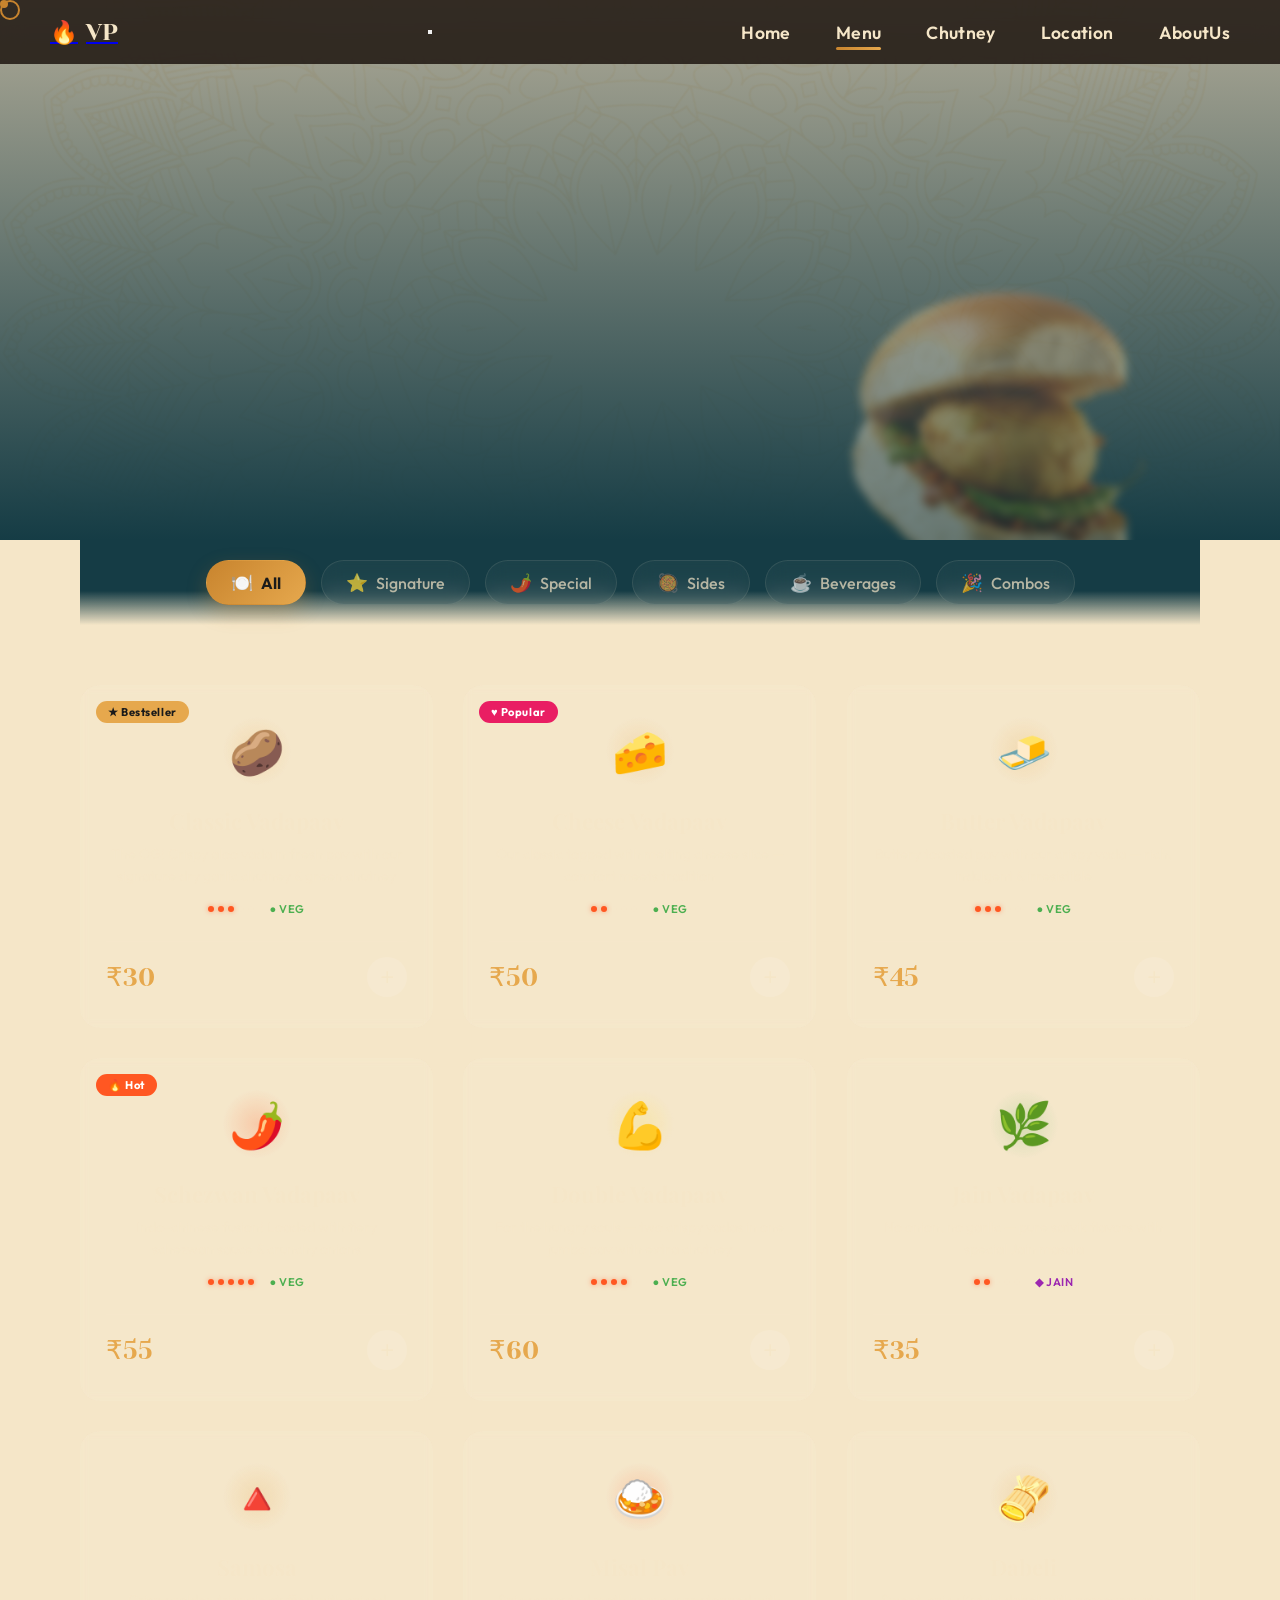
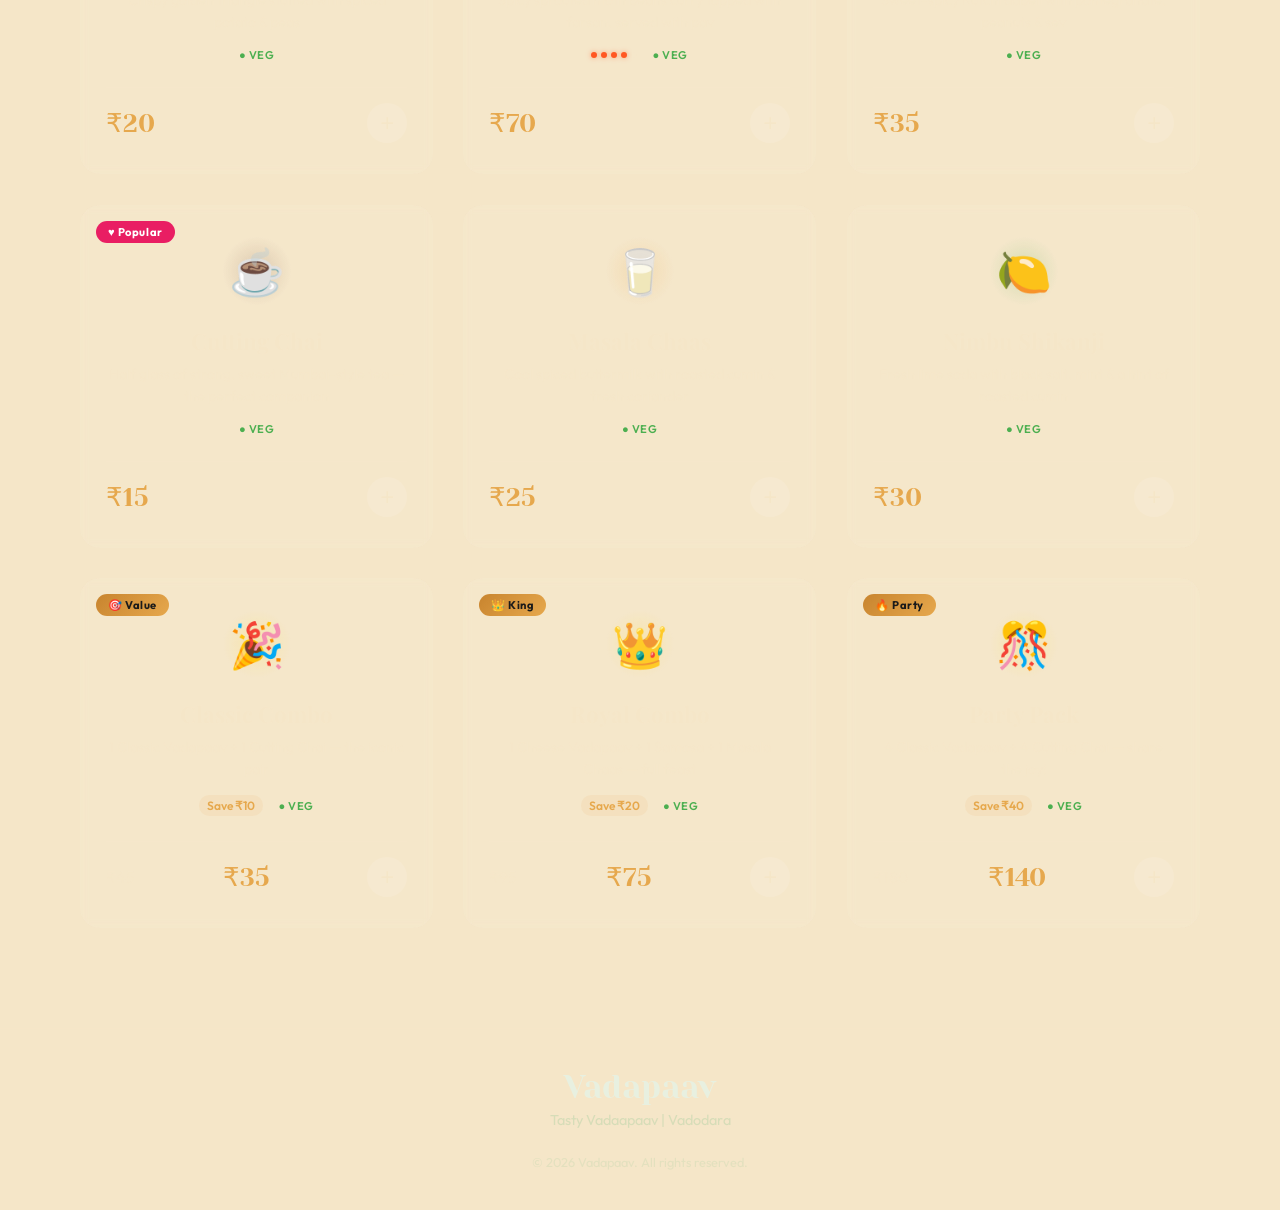
<file: menu.html>
<!DOCTYPE html>
<html lang="en">
<head>
    <meta charset="UTF-8">
    <meta name="viewport" content="width=device-width, initial-scale=1.0">
    <meta name="description" content="Vadapaav Menu - Explore our authentic Vada Pav varieties, sides, and beverages from Vadodara.">
    <title>Menu | Vadapaav - Tasty Vadaapaav from Vadodara</title>
    <link rel="preconnect" href="https://fonts.googleapis.com">
    <link rel="preconnect" href="https://fonts.gstatic.com" crossorigin>
    <link href="https://fonts.googleapis.com/css2?family=Yeseva+One&family=Outfit:wght@300;400;500;600;700;800&family=Playfair+Display:ital,wght@0,400;0,700;1,400&display=swap" rel="stylesheet">
    <link rel="stylesheet" href="style.css">
    <link rel="stylesheet" href="menu.css">
</head>
<body class="menu-page-body">
    <!-- Custom Cursor -->
    <div class="custom-cursor" id="cursor"></div>
    <div class="cursor-trail" id="cursorTrail"></div>

    <!-- Navigation -->
    <nav class="navbar dark-nav" id="navbar">
        <a href="index.html" class="nav-brand">
            <span class="brand-icon">🔥</span>
            <span class="brand-text">VP</span>
        </a>
        <button class="mobile-toggle" id="mobileToggle" aria-label="Toggle Menu">
            <span></span>
            <span></span>
            <span></span>
        </button>
        <ul class="nav-links" id="navLinks">
            <li><a href="index.html" class="nav-link">Home</a></li>
            <li><a href="menu.html" class="nav-link active">Menu</a></li>
            <li><a href="index.html#chutney" class="nav-link">Chutney</a></li>
            <li><a href="index.html#location" class="nav-link">Location</a></li>
            <li><a href="index.html#about" class="nav-link">AboutUs</a></li>
        </ul>
    </nav>

    <!-- Scroll Progress -->
    <div class="scroll-progress" id="scrollProgress"></div>

    <!-- ============ MENU HERO ============ -->
    <section class="menu-hero">
        <div class="menu-hero-bg"></div>
        <div class="menu-hero-overlay"></div>
        <div class="menu-hero-content">
            <span class="menu-label-tag">Explore</span>
            <h1 class="menu-hero-title">Our Menu</h1>
            <p class="menu-hero-sub">Handcrafted with love, spiced to perfection</p>
        </div>
        <div class="menu-hero-img-float">
            <img src="vadaapaav.png" alt="Vadapaav" class="menu-float-vadapaav">
        </div>
    </section>

    <!-- ============ CATEGORY TABS ============ -->
    <section class="menu-body">
        <div class="menu-container">
            <div class="category-tabs" id="categoryTabs">
                <button class="cat-tab active" data-category="all">
                    <span class="tab-icon">🍽️</span> All
                </button>
                <button class="cat-tab" data-category="signature">
                    <span class="tab-icon">⭐</span> Signature
                </button>
                <button class="cat-tab" data-category="special">
                    <span class="tab-icon">🌶️</span> Special
                </button>
                <button class="cat-tab" data-category="sides">
                    <span class="tab-icon">🥘</span> Sides
                </button>
                <button class="cat-tab" data-category="beverages">
                    <span class="tab-icon">☕</span> Beverages
                </button>
                <button class="cat-tab" data-category="combos">
                    <span class="tab-icon">🎉</span> Combos
                </button>
            </div>

            <!-- ============ MENU GRID ============ -->
            <div class="menu-grid" id="menuGrid">

                <!-- SIGNATURE ITEMS -->
                <div class="menu-item" data-category="signature" data-animate="stagger" data-delay="0">
                    <div class="item-badge bestseller">★ Bestseller</div>
                    <div class="item-visual">
                        <div class="item-emoji">🥔</div>
                        <div class="item-ring"></div>
                    </div>
                    <div class="item-info">
                        <h3 class="item-name">Classic Vadapaav</h3>
                        <p class="item-desc">The OG! Crispy aloo vada in fresh pav with our signature dry garlic chutney & green chutney</p>
                        <div class="item-meta">
                            <div class="spice-dots">
                                <span class="dot filled"></span>
                                <span class="dot filled"></span>
                                <span class="dot filled"></span>
                                <span class="dot"></span>
                                <span class="dot"></span>
                            </div>
                            <span class="item-tag veg">● Veg</span>
                        </div>
                    </div>
                    <div class="item-price-block">
                        <span class="item-price">₹30</span>
                        <button class="add-btn" aria-label="Add Classic Vadapaav">+</button>
                    </div>
                    <div class="item-shine"></div>
                </div>

                <div class="menu-item" data-category="signature" data-animate="stagger" data-delay="1">
                    <div class="item-badge popular">♥ Popular</div>
                    <div class="item-visual">
                        <div class="item-emoji">🧀</div>
                        <div class="item-ring"></div>
                    </div>
                    <div class="item-info">
                        <h3 class="item-name">Cheese Vadapaav</h3>
                        <p class="item-desc">Our classic topped with melting cheese slice — comfort meets tradition</p>
                        <div class="item-meta">
                            <div class="spice-dots">
                                <span class="dot filled"></span>
                                <span class="dot filled"></span>
                                <span class="dot"></span>
                                <span class="dot"></span>
                                <span class="dot"></span>
                            </div>
                            <span class="item-tag veg">● Veg</span>
                        </div>
                    </div>
                    <div class="item-price-block">
                        <span class="item-price">₹50</span>
                        <button class="add-btn" aria-label="Add Cheese Vadapaav">+</button>
                    </div>
                    <div class="item-shine"></div>
                </div>

                <div class="menu-item" data-category="signature" data-animate="stagger" data-delay="2">
                    <div class="item-visual">
                        <div class="item-emoji">🧈</div>
                        <div class="item-ring"></div>
                    </div>
                    <div class="item-info">
                        <h3 class="item-name">Butter Vadapaav</h3>
                        <p class="item-desc">Buttery toasted pav with our crispy vada — rich, indulgent & irresistible</p>
                        <div class="item-meta">
                            <div class="spice-dots">
                                <span class="dot filled"></span>
                                <span class="dot filled"></span>
                                <span class="dot filled"></span>
                                <span class="dot"></span>
                                <span class="dot"></span>
                            </div>
                            <span class="item-tag veg">● Veg</span>
                        </div>
                    </div>
                    <div class="item-price-block">
                        <span class="item-price">₹45</span>
                        <button class="add-btn" aria-label="Add Butter Vadapaav">+</button>
                    </div>
                    <div class="item-shine"></div>
                </div>

                <!-- SPECIAL ITEMS -->
                <div class="menu-item" data-category="special" data-animate="stagger" data-delay="0">
                    <div class="item-badge hot">🔥 Hot</div>
                    <div class="item-visual">
                        <div class="item-emoji">🌶️</div>
                        <div class="item-ring ring-red"></div>
                    </div>
                    <div class="item-info">
                        <h3 class="item-name">Schezwan Vadapaav</h3>
                        <p class="item-desc">Indo-chinese fusion! Loaded with fiery schezwan sauce & crunchy onions</p>
                        <div class="item-meta">
                            <div class="spice-dots">
                                <span class="dot filled"></span>
                                <span class="dot filled"></span>
                                <span class="dot filled"></span>
                                <span class="dot filled"></span>
                                <span class="dot filled"></span>
                            </div>
                            <span class="item-tag veg">● Veg</span>
                        </div>
                    </div>
                    <div class="item-price-block">
                        <span class="item-price">₹55</span>
                        <button class="add-btn" aria-label="Add Schezwan Vadapaav">+</button>
                    </div>
                    <div class="item-shine"></div>
                </div>

                <div class="menu-item" data-category="special" data-animate="stagger" data-delay="1">
                    <div class="item-visual">
                        <div class="item-emoji">💪</div>
                        <div class="item-ring ring-gold"></div>
                    </div>
                    <div class="item-info">
                        <h3 class="item-name">Double Vadapaav</h3>
                        <p class="item-desc">For the hungry souls — two crispy vadas in one jumbo pav with extra chutney</p>
                        <div class="item-meta">
                            <div class="spice-dots">
                                <span class="dot filled"></span>
                                <span class="dot filled"></span>
                                <span class="dot filled"></span>
                                <span class="dot filled"></span>
                                <span class="dot"></span>
                            </div>
                            <span class="item-tag veg">● Veg</span>
                        </div>
                    </div>
                    <div class="item-price-block">
                        <span class="item-price">₹60</span>
                        <button class="add-btn" aria-label="Add Double Vadapaav">+</button>
                    </div>
                    <div class="item-shine"></div>
                </div>

                <div class="menu-item" data-category="special" data-animate="stagger" data-delay="2">
                    <div class="item-visual">
                        <div class="item-emoji">🌿</div>
                        <div class="item-ring ring-green"></div>
                    </div>
                    <div class="item-info">
                        <h3 class="item-name">Jain Vadapaav</h3>
                        <p class="item-desc">No onion, no garlic — pure satvik flavors with special Jain masala</p>
                        <div class="item-meta">
                            <div class="spice-dots">
                                <span class="dot filled"></span>
                                <span class="dot filled"></span>
                                <span class="dot"></span>
                                <span class="dot"></span>
                                <span class="dot"></span>
                            </div>
                            <span class="item-tag jain">◆ Jain</span>
                        </div>
                    </div>
                    <div class="item-price-block">
                        <span class="item-price">₹35</span>
                        <button class="add-btn" aria-label="Add Jain Vadapaav">+</button>
                    </div>
                    <div class="item-shine"></div>
                </div>

                <!-- SIDES -->
                <div class="menu-item" data-category="sides" data-animate="stagger" data-delay="0">
                    <div class="item-visual">
                        <div class="item-emoji">🔺</div>
                        <div class="item-ring"></div>
                    </div>
                    <div class="item-info">
                        <h3 class="item-name">Samosa</h3>
                        <p class="item-desc">Crispy golden triangle stuffed with spiced potato & peas</p>
                        <div class="item-meta">
                            <span class="item-tag veg">● Veg</span>
                        </div>
                    </div>
                    <div class="item-price-block">
                        <span class="item-price">₹20</span>
                        <button class="add-btn" aria-label="Add Samosa">+</button>
                    </div>
                    <div class="item-shine"></div>
                </div>

                <div class="menu-item" data-category="sides" data-animate="stagger" data-delay="1">
                    <div class="item-visual">
                        <div class="item-emoji">🍛</div>
                        <div class="item-ring ring-red"></div>
                    </div>
                    <div class="item-info">
                        <h3 class="item-name">Misal Pav</h3>
                        <p class="item-desc">Spicy sprouted moth beans curry topped with farsan, served with pav</p>
                        <div class="item-meta">
                            <div class="spice-dots">
                                <span class="dot filled"></span>
                                <span class="dot filled"></span>
                                <span class="dot filled"></span>
                                <span class="dot filled"></span>
                                <span class="dot"></span>
                            </div>
                            <span class="item-tag veg">● Veg</span>
                        </div>
                    </div>
                    <div class="item-price-block">
                        <span class="item-price">₹70</span>
                        <button class="add-btn" aria-label="Add Misal Pav">+</button>
                    </div>
                    <div class="item-shine"></div>
                </div>

                <div class="menu-item" data-category="sides" data-animate="stagger" data-delay="2">
                    <div class="item-visual">
                        <div class="item-emoji">🫔</div>
                        <div class="item-ring"></div>
                    </div>
                    <div class="item-info">
                        <h3 class="item-name">Dabeli</h3>
                        <p class="item-desc">Sweet-spicy Kutchi dabeli with pomegranate, peanuts & sev</p>
                        <div class="item-meta">
                            <span class="item-tag veg">● Veg</span>
                        </div>
                    </div>
                    <div class="item-price-block">
                        <span class="item-price">₹35</span>
                        <button class="add-btn" aria-label="Add Dabeli">+</button>
                    </div>
                    <div class="item-shine"></div>
                </div>

                <!-- BEVERAGES -->
                <div class="menu-item" data-category="beverages" data-animate="stagger" data-delay="0">
                    <div class="item-badge popular">♥ Popular</div>
                    <div class="item-visual">
                        <div class="item-emoji">☕</div>
                        <div class="item-ring ring-brown"></div>
                    </div>
                    <div class="item-info">
                        <h3 class="item-name">Cutting Chai</h3>
                        <p class="item-desc">Half glass of strong, sweet Mumbai-style tea — the perfect companion</p>
                        <div class="item-meta">
                            <span class="item-tag veg">● Veg</span>
                        </div>
                    </div>
                    <div class="item-price-block">
                        <span class="item-price">₹15</span>
                        <button class="add-btn" aria-label="Add Cutting Chai">+</button>
                    </div>
                    <div class="item-shine"></div>
                </div>

                <div class="menu-item" data-category="beverages" data-animate="stagger" data-delay="1">
                    <div class="item-visual">
                        <div class="item-emoji">🥛</div>
                        <div class="item-ring"></div>
                    </div>
                    <div class="item-info">
                        <h3 class="item-name">Masala Chaas</h3>
                        <p class="item-desc">Cool spiced buttermilk with roasted cumin & fresh coriander</p>
                        <div class="item-meta">
                            <span class="item-tag veg">● Veg</span>
                        </div>
                    </div>
                    <div class="item-price-block">
                        <span class="item-price">₹25</span>
                        <button class="add-btn" aria-label="Add Masala Chaas">+</button>
                    </div>
                    <div class="item-shine"></div>
                </div>

                <div class="menu-item" data-category="beverages" data-animate="stagger" data-delay="2">
                    <div class="item-visual">
                        <div class="item-emoji">🍋</div>
                        <div class="item-ring ring-green"></div>
                    </div>
                    <div class="item-info">
                        <h3 class="item-name">Nimbu Shikanji</h3>
                        <p class="item-desc">Fresh lime soda with black salt, mint & a hint of roasted cumin</p>
                        <div class="item-meta">
                            <span class="item-tag veg">● Veg</span>
                        </div>
                    </div>
                    <div class="item-price-block">
                        <span class="item-price">₹30</span>
                        <button class="add-btn" aria-label="Add Nimbu Shikanji">+</button>
                    </div>
                    <div class="item-shine"></div>
                </div>

                <!-- COMBOS -->
                <div class="menu-item combo-item" data-category="combos" data-animate="stagger" data-delay="0">
                    <div class="item-badge combo-badge">🎯 Value</div>
                    <div class="item-visual">
                        <div class="item-emoji">🎉</div>
                        <div class="item-ring ring-gold"></div>
                    </div>
                    <div class="item-info">
                        <h3 class="item-name">Classic Combo</h3>
                        <p class="item-desc">1 Classic Vadapaav + 1 Cutting Chai — the iconic pair</p>
                        <div class="item-meta">
                            <span class="combo-save">Save ₹10</span>
                            <span class="item-tag veg">● Veg</span>
                        </div>
                    </div>
                    <div class="item-price-block">
                        <span class="item-price-old">₹45</span>
                        <span class="item-price">₹35</span>
                        <button class="add-btn" aria-label="Add Classic Combo">+</button>
                    </div>
                    <div class="item-shine"></div>
                </div>

                <div class="menu-item combo-item" data-category="combos" data-animate="stagger" data-delay="1">
                    <div class="item-badge combo-badge">👑 King</div>
                    <div class="item-visual">
                        <div class="item-emoji">👑</div>
                        <div class="item-ring ring-gold"></div>
                    </div>
                    <div class="item-info">
                        <h3 class="item-name">Royal Combo</h3>
                        <p class="item-desc">1 Cheese Vadapaav + 1 Samosa + 1 Masala Chaas — full feast</p>
                        <div class="item-meta">
                            <span class="combo-save">Save ₹20</span>
                            <span class="item-tag veg">● Veg</span>
                        </div>
                    </div>
                    <div class="item-price-block">
                        <span class="item-price-old">₹95</span>
                        <span class="item-price">₹75</span>
                        <button class="add-btn" aria-label="Add Royal Combo">+</button>
                    </div>
                    <div class="item-shine"></div>
                </div>

                <div class="menu-item combo-item" data-category="combos" data-animate="stagger" data-delay="2">
                    <div class="item-badge combo-badge">🔥 Party</div>
                    <div class="item-visual">
                        <div class="item-emoji">🎊</div>
                        <div class="item-ring ring-gold"></div>
                    </div>
                    <div class="item-info">
                        <h3 class="item-name">Party Pack</h3>
                        <p class="item-desc">4 Classic Vadapaav + 4 Cutting Chai — share the joy!</p>
                        <div class="item-meta">
                            <span class="combo-save">Save ₹40</span>
                            <span class="item-tag veg">● Veg</span>
                        </div>
                    </div>
                    <div class="item-price-block">
                        <span class="item-price-old">₹180</span>
                        <span class="item-price">₹140</span>
                        <button class="add-btn" aria-label="Add Party Pack">+</button>
                    </div>
                    <div class="item-shine"></div>
                </div>

            </div>
        </div>
    </section>

    <!-- Footer -->
    <footer class="menu-footer">
        <div class="footer-content">
            <p class="footer-brand">Vadapaav</p>
            <p class="footer-tagline">Tasty Vadaapaav | Vadodara</p>
            <p class="footer-copy">© 2026 Vadapaav. All rights reserved.</p>
        </div>
    </footer>

    <!-- Toast Notification -->
    <div class="toast" id="toast">
        <span class="toast-icon">✓</span>
        <span class="toast-text">Added to order!</span>
    </div>

    <script src="script.js"></script>
    <script src="menu.js"></script>
</body>
</html>
</file>
<file: style.css>
/* === Reset & Base === */
*,*::before,*::after{margin:0;padding:0;box-sizing:border-box}
html{scroll-behavior:smooth}
body{font-family:'Outfit',sans-serif;background:#f5e6c8;color:#2d1810;overflow-x:hidden;cursor:none;-webkit-font-smoothing:antialiased;-moz-osx-font-smoothing:grayscale}

/* === Custom Cursor === */
.custom-cursor{width:20px;height:20px;border:2px solid #c8842e;border-radius:50%;position:fixed;pointer-events:none;z-index:9999;top:0;left:0}
.cursor-trail{width:8px;height:8px;background:#c8842e;border-radius:50%;position:fixed;pointer-events:none;z-index:9998;top:0;left:0}
body:hover .custom-cursor{background:rgba(200,132,46,.15)}

/* === Scroll Progress === */
.scroll-progress{position:fixed;top:0;left:0;height:3px;background:linear-gradient(90deg,#c8842e,#e6a84d,#c8842e);z-index:200;width:0;transition:width .1s}

/* === Mobile Devices cursor fix === */
@media (pointer: coarse) {
    body { cursor: auto; }
    .custom-cursor, .cursor-trail { display: none !important; }
}

/* === Navigation === */
.navbar{position:fixed;top:0;left:0;width:100%;z-index:100;padding:18px 50px;display:flex;justify-content:space-between;align-items:center;backdrop-filter:blur(12px);background:rgba(245,230,200,.65);transition:all .4s}
.navbar.scrolled{padding:12px 50px;background:rgba(245,230,200,.9);box-shadow:0 2px 20px rgba(0,0,0,.08)}
.nav-brand{display:flex;align-items:center;gap:8px}
.brand-icon{font-size:1.4rem;animation:flicker 2s infinite}
@keyframes flicker{0%,100%{opacity:1}50%{opacity:.6}}
.brand-text{font-family:'Yeseva One',serif;font-size:1.5rem;color:#1a1a1a}
.nav-links{display:flex;list-style:none;gap:45px}
.nav-link{text-decoration:none;color:#1a1a1a;font-weight:600;font-size:1.1rem;letter-spacing:.02em;position:relative;padding:6px 0;transition:color .3s}
.nav-link::after{content:'';position:absolute;bottom:0;left:0;width:0;height:2.5px;background:linear-gradient(90deg,#c8842e,#e6a84d);border-radius:2px;transition:width .35s cubic-bezier(.25,.46,.45,.94)}
.nav-link:hover::after,.nav-link.active::after{width:100%}
.nav-link:hover{color:#9e6b1e}
.navbar.dark-nav{background:rgba(30,22,16,.85)}
.navbar.dark-nav .nav-link,.navbar.dark-nav .brand-text{color:#f5e6c8}
.navbar.dark-nav .nav-link:hover{color:#e6a84d}
.navbar.green-nav{background:rgba(20,45,25,.85)}
.navbar.green-nav .nav-link,.navbar.green-nav .brand-text{color:#e8dcc8}

/* === Scroll Indicator === */
.scroll-indicator{position:absolute;bottom:30px;left:50%;transform:translateX(-50%);display:flex;flex-direction:column;align-items:center;gap:8px;z-index:10;opacity:0}
.scroll-indicator span{font-size:.75rem;font-weight:500;letter-spacing:.15em;text-transform:uppercase;color:#9e6b1e}
.scroll-mouse{width:24px;height:38px;border:2px solid #9e6b1e;border-radius:12px;position:relative}
.scroll-dot{width:4px;height:8px;background:#9e6b1e;border-radius:2px;position:absolute;top:6px;left:50%;transform:translateX(-50%);animation:scrollBounce 1.8s infinite}
@keyframes scrollBounce{0%,100%{top:6px;opacity:1}50%{top:20px;opacity:.3}}

/* === Section Animations (GSAP handles all animations now) === */

/* ============ HERO SECTION ============ */
.hero{position:relative;width:100%;height:100vh;min-height:700px;display:flex;align-items:center;justify-content:center;overflow:hidden;background:#f5e6c8;padding-top:80px}
.hero-bg-pattern{position:absolute;inset:0;background:url('bgpattern.png') center/cover no-repeat;z-index:1;opacity:0}

.hero-content{position:relative;z-index:10;display:flex;align-items:center;gap:0;margin-top:-80px}
.hero-vadapaav-wrapper{position:relative;z-index:10;flex-shrink:0;margin-right:-40px}
.hero-vadapaav-img{width:420px;height:auto;transform:rotate(-5deg);opacity:0;}
.vadapaav-glow{position:absolute;bottom:-20px;left:50%;transform:translateX(-50%);width:280px;height:40px;background:radial-gradient(ellipse,rgba(200,132,46,.25),transparent 70%);border-radius:50%;z-index:-1;animation:pulseGlow 3s ease-in-out infinite}
@keyframes pulseGlow{0%,100%{opacity:.6;transform:translateX(-50%) scale(1)}50%{opacity:1;transform:translateX(-50%) scale(1.1)}}

.hero-text-block{position:relative;z-index:14;text-align:left}
.hero-title{font-family:'Yeseva One',serif;font-size:8.5rem;font-weight:400;color:#1a1a1a;line-height:.95;letter-spacing:-.02em;text-shadow:2px 4px 8px rgba(0,0,0,.08);opacity:0;}
.hero-tagline{font-family:'Outfit',sans-serif;font-size:1.6rem;font-weight:300;color:#6b5a48;margin-top:10px;letter-spacing:.08em;opacity:0;}

.hero-cta{display:inline-flex;align-items:center;gap:10px;margin-top:30px;padding:14px 32px;background:linear-gradient(135deg,#1a1a1a,#3d2e1e);color:#f5e6c8;text-decoration:none;font-weight:600;font-size:1rem;letter-spacing:.05em;border-radius:50px;border:2px solid transparent;opacity:0;transition:all .35s;overflow:hidden;position:relative}
.hero-cta:hover{background:transparent;border-color:#1a1a1a;color:#1a1a1a;transform:translateY(-2px);box-shadow:0 8px 25px rgba(0,0,0,.12)}
.cta-arrow{transition:transform .3s}.hero-cta:hover .cta-arrow{transform:translateX(5px)}

.hero-masala-wrapper{position:absolute;bottom:40px;left:20px;z-index:15;pointer-events:none}
.hero-masala-img{width:240px;height:auto;opacity:0;}

.spice-particle{position:absolute;border-radius:50%;z-index:5;opacity:0;animation:floatParticle 6s ease-in-out infinite}
.spice-1{top:20%;left:15%;width:5px;height:5px;background:#d4963a;animation-duration:7s}
.spice-2{top:60%;right:20%;width:4px;height:4px;background:#b8722a;animation-delay:1.5s;animation-duration:5.5s}
.spice-3{top:35%;right:10%;width:7px;height:7px;background:#e6a84d;animation-delay:3s;animation-duration:8s}
.spice-4{bottom:30%;left:30%;width:3px;height:3px;background:#9e6b1e;animation-delay:2s}
.spice-5{top:75%;right:35%;width:5px;height:5px;background:#c8842e;animation-delay:4s;animation-duration:7.5s}
@keyframes floatParticle{0%,100%{opacity:0;transform:translateY(0) scale(.5)}25%{opacity:.7;transform:translateY(-20px) scale(1)}75%{opacity:.6;transform:translateY(-15px) scale(1.1)}}

/* ============ CHUTNEY SECTION ============ */
.chutney-section{position:relative;min-height:100vh;background:linear-gradient(170deg,#2d0a0a 0%,#5c1a1a 40%,#8b2525 100%);padding:120px 0 80px;overflow:hidden}
.section-bg-mandala{position:absolute;width:600px;height:600px;background:url('bg2.png') center/contain no-repeat;opacity:.06;pointer-events:none}
.chutney-mandala{top:-100px;right:-150px}
.container{max-width:1200px;margin:0 auto;padding:0 40px;position:relative;z-index:5}

.section-header{text-align:center;margin-bottom:70px}
.section-label{font-size:.85rem;font-weight:700;text-transform:uppercase;letter-spacing:.25em;color:#e6a84d;display:block;margin-bottom:12px}
.section-title{font-family:'Yeseva One',serif;font-size:4rem;line-height:1.1}
.chutney-title{color:#f5e6c8;text-shadow:0 2px 20px rgba(200,132,46,.3)}
.section-subtitle{font-weight:300;font-size:1.15rem;margin-top:15px;max-width:550px;margin-left:auto;margin-right:auto;color:rgba(245,230,200,.7);line-height:1.6}

.chutney-grid{display:grid;grid-template-columns:repeat(3,1fr);gap:30px;margin-bottom:80px}
.chutney-card{position:relative;background:rgba(255,255,255,.06);border:1px solid rgba(245,230,200,.1);border-radius:20px;padding:40px 30px;text-align:center;transition:all .45s cubic-bezier(.25,.46,.45,.94);overflow:hidden;cursor:pointer}
.chutney-card:hover{transform:translateY(-12px);background:rgba(255,255,255,.1);border-color:rgba(230,168,77,.3);box-shadow:0 25px 50px rgba(0,0,0,.3)}
.card-glow{position:absolute;top:-50%;left:-50%;width:200%;height:200%;border-radius:50%;opacity:0;transition:opacity .5s;pointer-events:none}
.green-glow{background:radial-gradient(circle,rgba(76,175,80,.15),transparent 60%)}
.red-glow{background:radial-gradient(circle,rgba(244,67,54,.15),transparent 60%)}
.tamarind-glow{background:radial-gradient(circle,rgba(200,132,46,.15),transparent 60%)}
.chutney-card:hover .card-glow{opacity:1}

.card-shine{position:absolute;top:0;left:-100%;width:100%;height:100%;background:linear-gradient(90deg,transparent,rgba(255,255,255,.08),transparent);transition:left .6s}.chutney-card:hover .card-shine{left:100%}

.chutney-icon{font-size:3rem;margin-bottom:15px;transition:transform .3s}.chutney-card:hover .chutney-icon{transform:scale(1.2) rotate(10deg)}
.chutney-number{font-family:'Yeseva One',serif;font-size:4rem;color:rgba(245,230,200,.06);position:absolute;top:10px;right:20px;line-height:1}
.chutney-name{font-family:'Playfair Display',serif;font-size:1.5rem;color:#f5e6c8;margin-bottom:12px;font-weight:700}
.chutney-desc{font-size:.95rem;color:rgba(245,230,200,.65);line-height:1.7;margin-bottom:20px}
.featured-card{border-color:rgba(230,168,77,.3);background:rgba(230,168,77,.08)}
.featured-badge{position:absolute;top:15px;left:15px;background:linear-gradient(135deg,#c8842e,#e6a84d);color:#1a1a1a;padding:5px 14px;border-radius:20px;font-size:.75rem;font-weight:700;letter-spacing:.05em}

.spice-meter{margin-top:10px}.spice-label{font-size:.7rem;color:rgba(245,230,200,.5);text-transform:uppercase;letter-spacing:.15em;display:block;margin-bottom:6px}
.spice-bar{width:100%;height:4px;background:rgba(245,230,200,.1);border-radius:4px;overflow:hidden}
.spice-fill{height:100%;background:linear-gradient(90deg,#e6a84d,#e65100);border-radius:4px;width:0;transition:width 1.5s cubic-bezier(.25,.46,.45,.94)}
.spice-fill.animated{width:var(--level)}

.chutney-stats{display:flex;justify-content:center;align-items:center;gap:40px;padding:40px;background:rgba(255,255,255,.04);border-radius:20px;border:1px solid rgba(245,230,200,.08)}
.stat-item{text-align:center}
.stat-number{font-family:'Yeseva One',serif;font-size:2.8rem;color:#e6a84d;display:block}
.stat-label{font-size:.85rem;color:rgba(245,230,200,.5);margin-top:5px;display:block}
.stat-divider{width:1px;height:50px;background:rgba(245,230,200,.15)}

/* ============ LOCATION SECTION ============ */
.location-section{position:relative;min-height:100vh;background:linear-gradient(170deg,#1e1610 0%,#2d221a 50%,#3d2e1e 100%);padding:120px 0 80px;overflow:hidden}
.location-mandala{bottom:-150px;left:-100px;opacity:.04}
.light-label{color:#e6a84d}
.location-title{color:#f5e6c8}
.light-sub{color:rgba(245,230,200,.6)}

.location-content{display:grid;grid-template-columns:1.2fr 1fr;gap:50px;align-items:center;margin-top:20px}
.location-card{background:rgba(255,255,255,.04);border:1px solid rgba(245,230,200,.1);border-radius:24px;padding:20px;transition:all .4s}
.location-card:hover{border-color:rgba(230,168,77,.3);box-shadow:0 20px 40px rgba(0,0,0,.2)}

.location-map-placeholder{position:relative;height:380px;background:linear-gradient(135deg,rgba(200,132,46,.08),rgba(200,132,46,.03));border-radius:16px;overflow:hidden;display:flex;align-items:center;justify-content:center}
.map-grid{position:absolute;inset:0;opacity:.15}
.map-line{position:absolute;background:rgba(230,168,77,.3)}
.map-line.horizontal{width:100%;height:1px}.map-line.horizontal{top:33%}.map-line.h2{top:50%}.map-line.h3{top:67%}
.map-line.vertical{height:100%;width:1px}.map-line.vertical{left:33%}.map-line.v2{left:50%}.map-line.v3{left:67%}
.map-pin-animated{position:relative;z-index:5}
.pin-icon{font-size:3rem;animation:pinBounce 2s ease-in-out infinite}
@keyframes pinBounce{0%,100%{transform:translateY(0)}50%{transform:translateY(-10px)}}
.pin-pulse{position:absolute;bottom:-5px;left:50%;transform:translateX(-50%);width:40px;height:12px;background:rgba(200,132,46,.3);border-radius:50%;animation:pinPulse 2s ease-in-out infinite}
@keyframes pinPulse{0%,100%{transform:translateX(-50%) scale(1);opacity:.5}50%{transform:translateX(-50%) scale(1.5);opacity:.2}}
.map-label{position:absolute;bottom:20px;left:50%;transform:translateX(-50%);font-family:'Yeseva One',serif;color:rgba(245,230,200,.3);font-size:1.4rem;white-space:nowrap}

.location-info{display:flex;flex-direction:column;gap:25px}
.info-item{display:flex;align-items:flex-start;gap:18px;padding:20px;background:rgba(255,255,255,.03);border:1px solid rgba(245,230,200,.08);border-radius:16px;transition:all .35s;cursor:pointer}
.info-item:hover{background:rgba(200,132,46,.08);border-color:rgba(230,168,77,.2);transform:translateX(8px)}
.info-icon{font-size:1.8rem;flex-shrink:0;margin-top:2px}
.info-text h4{font-family:'Playfair Display',serif;color:#e6a84d;font-size:1.1rem;margin-bottom:5px}
.info-text p{color:rgba(245,230,200,.6);font-size:.95rem;line-height:1.6}

.directions-btn{display:inline-flex;align-items:center;gap:10px;padding:16px 36px;background:linear-gradient(135deg,#c8842e,#e6a84d);color:#1a1a1a;text-decoration:none;font-weight:700;font-size:1rem;border-radius:50px;margin-top:10px;transition:all .35s;align-self:flex-start}
.directions-btn:hover{transform:translateY(-3px);box-shadow:0 12px 30px rgba(200,132,46,.35)}
.btn-arrow{transition:transform .3s}.directions-btn:hover .btn-arrow{transform:translate(3px,-3px)}

/* ============ ABOUT SECTION ============ */
.about-section{position:relative;min-height:100vh;background:linear-gradient(170deg,#0d2818 0%,#1a4028 50%,#2d5a3d 100%);padding:120px 0 0;overflow:hidden}
.about-mandala{top:50%;left:50%;transform:translate(-50%,-50%);opacity:.03}
.cream-label{color:#b8d4a8}
.about-title{color:#e8f0e0}

.about-content{display:grid;grid-template-columns:1fr 1fr;gap:60px;align-items:center;margin-top:30px}
.about-image-stack{position:relative;height:500px}
.about-img{position:absolute;border-radius:20px;box-shadow:0 20px 50px rgba(0,0,0,.3);transition:transform .5s,box-shadow .5s}
.about-img-main{width:340px;top:0;left:40px;z-index:3}
.about-img-secondary{width:260px;bottom:0;right:0;z-index:2;border-radius:16px}
.about-img-main:hover{transform:rotate(-2deg) scale(1.03);box-shadow:0 30px 60px rgba(0,0,0,.4)}
.about-img-secondary:hover{transform:rotate(2deg) scale(1.05)}
.about-img-accent{position:absolute;top:20px;left:20px;width:300px;height:400px;border:2px solid rgba(184,212,168,.2);border-radius:20px;z-index:1}

.about-headline{font-family:'Playfair Display',serif;font-size:2.2rem;color:#e8f0e0;line-height:1.3;margin-bottom:25px}
.about-headline em{color:#b8d4a8;font-style:italic}
.about-para{color:rgba(232,240,224,.6);font-size:1.05rem;line-height:1.8;margin-bottom:18px}
.about-values{display:flex;gap:25px;margin-top:30px;flex-wrap:wrap}
.value-item{display:flex;align-items:center;gap:10px;padding:10px 20px;background:rgba(255,255,255,.06);border:1px solid rgba(184,212,168,.15);border-radius:30px;transition:all .3s}
.value-item:hover{background:rgba(184,212,168,.1);border-color:rgba(184,212,168,.3);transform:translateY(-3px)}
.value-icon{font-size:1.3rem}
.value-text{color:#b8d4a8;font-weight:500;font-size:.9rem}

/* === Footer === */
.footer{margin-top:100px;padding:50px 0 30px;border-top:1px solid rgba(184,212,168,.1);position:relative;z-index:5}
.footer-content{text-align:center}
.footer-brand{font-family:'Yeseva One',serif;font-size:2rem;color:#e8f0e0;margin-bottom:5px}
.footer-tagline{color:rgba(184,212,168,.5);font-size:.9rem;margin-bottom:25px}
.footer-socials{display:flex;justify-content:center;gap:30px;margin-bottom:25px}
.social-link{color:rgba(184,212,168,.6);text-decoration:none;font-weight:500;font-size:.9rem;transition:color .3s;position:relative}
.social-link:hover{color:#b8d4a8}
.social-link::after{content:'';position:absolute;bottom:-3px;left:0;width:0;height:1.5px;background:#b8d4a8;transition:width .3s}.social-link:hover::after{width:100%}
.footer-copy{color:rgba(184,212,168,.3);font-size:.8rem}

/* === Responsive === */
@media(max-width:1440px){
    .hero-title{font-size:7rem}
    .hero-vadapaav-img{width:360px}
    .hero-vadapaav-wrapper{margin-right:-20px}
    .hero-masala-img{width:180px}
    .hero-masala-wrapper{left:5px}
}
@media(max-width:1024px){
    .hero-title{font-size:6rem}
    .hero-vadapaav-img{width:320px}
    .hero-vadapaav-wrapper{margin-right:0}
    .hero-masala-img{width:150px}
    .hero-masala-wrapper{left:5px; bottom:20px}
    .chutney-grid{grid-template-columns:1fr;max-width:450px;margin:0 auto 60px}
    .location-content,.about-content{grid-template-columns:1fr}
    .about-image-stack{height:400px;margin:0 auto}
    .section-title{font-size:3rem}
}
@media(max-width:768px){
    /* Mobile Menu Implementation */
    .navbar { padding: 15px 25px; justify-content: space-between; }
    .nav-brand { display: flex; z-index: 101; }
    
    .mobile-toggle {
        display: flex;
        flex-direction: column;
        gap: 6px;
        background: none;
        border: none;
        cursor: pointer;
        z-index: 101;
    }
    .mobile-toggle span {
        width: 30px;
        height: 2px;
        background: #1a1a1a;
        transition: all 0.3s cubic-bezier(0.25, 0.46, 0.45, 0.94);
        border-radius: 2px;
    }
    .navbar.dark-nav .mobile-toggle span { background: #f5e6c8; }
    .navbar.green-nav .mobile-toggle span { background: #e8dcc8; }
    
    .mobile-toggle.active span:nth-child(1) { transform: translateY(8px) rotate(45deg); }
    .mobile-toggle.active span:nth-child(2) { opacity: 0; }
    .mobile-toggle.active span:nth-child(3) { transform: translateY(-8px) rotate(-45deg); }

    .nav-links {
        position: fixed;
        top: 0;
        right: -100%;
        width: 100%;
        height: 100vh;
        background: rgba(245, 230, 200, 0.98);
        flex-direction: column;
        justify-content: center;
        align-items: center;
        transition: right 0.4s cubic-bezier(0.25, 0.46, 0.45, 0.94);
        z-index: 100;
        gap: 40px;
        backdrop-filter: blur(15px);
    }
    .nav-links.open { right: 0; }
    
    .navbar.dark-nav .nav-links { background: rgba(30, 22, 16, 0.98); }
    .navbar.green-nav .nav-links { background: rgba(20, 45, 25, 0.98); }
    .nav-links .nav-link { font-size: 1.5rem; }
    
    /* Layout Adjustments */
    .hero-content{flex-direction:column;text-align:center;margin-top:-40px;gap:30px;}
    .hero-vadapaav-wrapper{margin-right:0;margin-bottom:0}
    .hero-vadapaav-img{width:260px}
    .hero-text-block{text-align:center}
    .hero-title{font-size:4.5rem}
    .hero-tagline{font-size:1.2rem}
    .hero-masala-wrapper{bottom: 20px; left: 10px;}
    .hero-masala-img{width:160px}
    .chutney-stats{flex-direction:column;gap:25px}
    .stat-divider{width:50px;height:1px}
    .location-content{gap:30px}
    .about-content{gap:40px}
    .about-image-stack{height:320px; width:100%; max-width:340px; margin:0 auto 30px;}
    .about-img-main{width:65%; left:5%; top:0; z-index:3;}
    .about-img-secondary{width:50%; right:5%; bottom:0; left:auto; z-index:2;}
    .about-img-accent{width:90%; height:280px; left:5%; top:20px;}
}
@media(max-width:480px){
    .container { padding: 0 20px; }
    .hero-title{font-size:3.2rem}
    .section-title{font-size:2.2rem}
    .about-headline{font-size:1.6rem}
    .about-values{flex-direction:column}
    .hero-vadapaav-img{width:220px}
    .hero-masala-wrapper{bottom: 10px; left: 10px;}
    .hero-masala-img{width: 120px;}
    .about-image-stack{height:280px; max-width:280px;}
    .about-img-accent{height:240px;}
}

/* Performance Optimizations */
.hero-vadapaav-img, .hero-masala-img, .hero-title, .hero-bg-pattern, .scroll-indicator, .chutney-card, .menu-item, .brand-icon, .about-img-main, .about-img-secondary {
    will-change: transform;
}
.custom-cursor, .cursor-trail {
    will-change: transform, width, height;
}
</file>
<file: menu.css>
/* ============================================
   MENU PAGE STYLES
   ============================================ */

.menu-section {
    background: linear-gradient(135deg, #0a1f24 0%, #153c45 100%); /* Deep peacock teal base */
    color: #f5e6c8;
    min-height: 100vh;
    position: relative;
}

/* --- Menu Hero --- */
.menu-hero {
    position: relative;
    height: 60vh;
    min-height: 400px;
    display: flex;
    align-items: center;
    justify-content: center;
    overflow: hidden;
    padding-top: 80px;
}

.menu-hero-bg {
    position: absolute;
    inset: 0;
    background: url('bg2.png') center/cover no-repeat;
    opacity: 0.15;
    z-index: 1;
    animation: slowZoom 20s ease-in-out infinite alternate;
}

@keyframes slowZoom {
    0% { transform: scale(1); }
    100% { transform: scale(1.1); }
}

.menu-hero-overlay {
    position: absolute;
    inset: 0;
    background: linear-gradient(180deg, rgba(10,31,36,0.3) 0%, rgba(21,60,69,1) 100%);
    z-index: 2;
}

.menu-hero-content {
    position: relative;
    z-index: 10;
    text-align: center;
}

.menu-label-tag {
    display: inline-block;
    padding: 6px 16px;
    background: rgba(230, 168, 77, 0.1);
    color: #e6a84d;
    border: 1px solid rgba(230, 168, 77, 0.3);
    border-radius: 30px;
    font-size: 0.8rem;
    font-weight: 700;
    letter-spacing: 0.15em;
    text-transform: uppercase;
    margin-bottom: 20px;
    opacity: 0;
    animation: fadeInUp 0.8s 0.2s forwards;
}

.menu-hero-title {
    font-family: 'Yeseva One', serif;
    font-size: 5rem;
    color: #f5e6c8;
    margin-bottom: 10px;
    opacity: 0;
    animation: revealTitle 0.9s 0.4s forwards;
}

.menu-hero-sub {
    font-size: 1.2rem;
    color: rgba(245, 230, 200, 0.7);
    font-weight: 300;
    opacity: 0;
    animation: fadeInUp 0.8s 0.6s forwards;
}

.menu-hero-img-float {
    position: absolute;
    right: 10%;
    bottom: -50px;
    z-index: 5;
    opacity: 0.4;
    filter: blur(4px);
    animation: floatMenuImg 8s ease-in-out infinite;
}

.menu-float-vadapaav {
    width: 300px;
    transform: rotate(15deg);
}

@keyframes floatMenuImg {
    0%, 100% { transform: translateY(0) rotate(15deg); }
    50% { transform: translateY(-30px) rotate(10deg); }
}

/* --- Category Tabs --- */
.menu-body {
    position: relative;
    z-index: 10;
    padding: 0 0 100px;
}

.menu-container {
    max-width: 1200px;
    margin: 0 auto;
    padding: 0 40px;
}

.category-tabs {
    display: flex;
    justify-content: center;
    flex-wrap: wrap;
    gap: 15px;
    margin-bottom: 60px;
    position: sticky;
    top: 80px;
    z-index: 90;
    padding: 20px 0;
    background: linear-gradient(180deg, #153c45 60%, rgba(21,60,69,0) 100%);
}

.cat-tab {
    background: rgba(255, 255, 255, 0.03);
    border: 1px solid rgba(245, 230, 200, 0.1);
    padding: 10px 24px;
    border-radius: 40px;
    color: rgba(245, 230, 200, 0.7);
    font-family: 'Outfit', sans-serif;
    font-size: 1rem;
    font-weight: 500;
    cursor: pointer;
    transition: all 0.3s cubic-bezier(0.25, 0.46, 0.45, 0.94);
    display: flex;
    align-items: center;
    gap: 8px;
    backdrop-filter: blur(10px);
}

.cat-tab:hover {
    background: rgba(255, 255, 255, 0.08);
    color: #f5e6c8;
    transform: translateY(-2px);
}

.cat-tab.active {
    background: linear-gradient(135deg, #c8842e, #e6a84d);
    color: #1a1a1a;
    border-color: transparent;
    box-shadow: 0 8px 20px rgba(200, 132, 46, 0.25);
    font-weight: 700;
}

.tab-icon {
    font-size: 1.1rem;
}

/* --- Menu Grid --- */
.menu-grid {
    display: grid;
    grid-template-columns: repeat(auto-fill, minmax(320px, 1fr));
    gap: 30px;
}

/* --- Menu Item Card --- */
.menu-item {
    background: rgba(255, 255, 255, 0.05);
    border: 1px solid rgba(245, 230, 200, 0.12);
    border-radius: 20px;
    padding: 30px 25px;
    position: relative;
    overflow: hidden;
    transition: all 0.4s cubic-bezier(0.25, 0.46, 0.45, 0.94);
    display: flex;
    flex-direction: column;
    backdrop-filter: blur(5px);
}

.menu-item:hover {
    transform: translateY(-8px);
    background: rgba(255, 255, 255, 0.09);
    border-color: rgba(230, 168, 77, 0.4);
    box-shadow: 0 15px 35px rgba(0,0,0,0.4);
}

/* Hidden class for filtering */
.menu-item.hidden {
    display: none;
}

/* Badges */
.item-badge {
    position: absolute;
    top: 15px;
    left: 15px;
    padding: 4px 12px;
    border-radius: 20px;
    font-size: 0.7rem;
    font-weight: 700;
    letter-spacing: 0.05em;
    z-index: 10;
}

.bestseller { background: #e6a84d; color: #1a1a1a; }
.popular { background: #e91e63; color: white; }
.hot { background: #ff5722; color: white; }
.combo-badge { background: linear-gradient(135deg, #c8842e, #e6a84d); color: #1a1a1a; }

/* Visual / Icon */
.item-visual {
    width: 70px;
    height: 70px;
    margin: 0 auto 20px;
    position: relative;
    display: flex;
    align-items: center;
    justify-content: center;
}

.item-emoji {
    font-size: 2.8rem;
    position: relative;
    z-index: 2;
    transition: transform 0.4s cubic-bezier(0.175, 0.885, 0.32, 1.275);
}

.menu-item:hover .item-emoji {
    transform: scale(1.15) rotate(5deg);
}

.item-ring {
    position: absolute;
    inset: 0;
    border-radius: 50%;
    background: radial-gradient(circle, rgba(230, 168, 77, 0.2), transparent 70%);
    z-index: 1;
    transition: transform 0.4s, opacity 0.4s;
}

.menu-item:hover .item-ring {
    transform: scale(1.3);
    opacity: 0.7;
}

.ring-red { background: radial-gradient(circle, rgba(255, 87, 34, 0.2), transparent 70%); }
.ring-green { background: radial-gradient(circle, rgba(76, 175, 80, 0.2), transparent 70%); }
.ring-gold { background: radial-gradient(circle, rgba(255, 215, 0, 0.15), transparent 70%); }
.ring-brown { background: radial-gradient(circle, rgba(121, 85, 72, 0.2), transparent 70%); }

/* Info */
.item-info {
    flex-grow: 1;
    text-align: center;
    margin-bottom: 25px;
}

.item-name {
    font-family: 'Playfair Display', serif;
    font-size: 1.4rem;
    color: #f5e6c8;
    margin-bottom: 8px;
    font-weight: 700;
}

.item-desc {
    font-size: 0.9rem;
    color: rgba(245, 230, 200, 0.6);
    line-height: 1.5;
    margin-bottom: 15px;
}

/* Meta Data (Spice & Tags) */
.item-meta {
    display: flex;
    align-items: center;
    justify-content: center;
    gap: 15px;
}

.spice-dots {
    display: flex;
    gap: 4px;
}

.dot {
    width: 6px;
    height: 6px;
    border-radius: 50%;
    background: rgba(245, 230, 200, 0.2);
}

.dot.filled {
    background: #ff5722;
    box-shadow: 0 0 5px rgba(255, 87, 34, 0.5);
}

.item-tag {
    font-size: 0.7rem;
    font-weight: 600;
    text-transform: uppercase;
    letter-spacing: 0.05em;
}

.item-tag.veg { color: #4caf50; }
.item-tag.jain { color: #9c27b0; }

.combo-save {
    font-size: 0.75rem;
    color: #e6a84d;
    background: rgba(230, 168, 77, 0.1);
    padding: 3px 8px;
    border-radius: 10px;
    font-weight: 600;
}

/* Pricing & Add Button */
.item-price-block {
    display: flex;
    align-items: center;
    justify-content: space-between;
    padding-top: 15px;
    border-top: 1px solid rgba(245, 230, 200, 0.08);
}

.item-price {
    font-family: 'Yeseva One', serif;
    font-size: 1.6rem;
    color: #e6a84d;
}

.item-price-old {
    font-size: 1rem;
    color: rgba(245, 230, 200, 0.4);
    text-decoration: line-through;
    margin-right: -10px;
}

.add-btn {
    width: 40px;
    height: 40px;
    border-radius: 50%;
    border: none;
    background: rgba(255, 255, 255, 0.1);
    color: #f5e6c8;
    font-size: 1.5rem;
    display: flex;
    align-items: center;
    justify-content: center;
    cursor: pointer;
    transition: all 0.3s;
}

.add-btn:hover {
    background: #e6a84d;
    color: #1a1a1a;
    transform: rotate(90deg);
}

.add-btn.added {
    background: #4caf50;
    color: white;
    transform: rotate(360deg);
}

.item-shine {
    position: absolute;
    top: 0;
    left: -100%;
    width: 100%;
    height: 100%;
    background: linear-gradient(90deg, transparent, rgba(255, 255, 255, 0.05), transparent);
    transition: left 0.6s;
    pointer-events: none;
}

.menu-item:hover .item-shine {
    left: 100%;
}

/* --- Toast Notification --- */
.toast {
    position: fixed;
    bottom: 30px;
    right: 30px;
    background: #4caf50;
    color: white;
    padding: 12px 24px;
    border-radius: 30px;
    display: flex;
    align-items: center;
    gap: 10px;
    font-weight: 500;
    box-shadow: 0 10px 25px rgba(0,0,0,0.2);
    transform: translateY(100px);
    opacity: 0;
    transition: all 0.4s cubic-bezier(0.175, 0.885, 0.32, 1.275);
    z-index: 1000;
}

.toast.show {
    transform: translateY(0);
    opacity: 1;
}

.toast-icon {
    font-weight: bold;
    font-size: 1.2rem;
}

/* Footer overrides for menu page */
.menu-footer {
    padding: 40px 0;
    text-align: center;
    border-top: 1px solid rgba(245, 230, 200, 0.05);
}

/* Responsive */
@media (max-width: 1024px) {
    .menu-hero-title { font-size: 4.5rem; }
    .menu-float-vadapaav { width: 250px; right: 5%; }
}
@media (max-width: 768px) {
    .menu-hero { min-height: 350px; padding-top: 60px; }
    .menu-hero-title { font-size: 3.5rem; }
    .menu-float-vadapaav { width: 180px; bottom: -30px; right: 0; opacity: 0.3; }
    
    .category-tabs { gap: 10px; top: 60px; padding: 15px 0; }
    .cat-tab { padding: 8px 16px; font-size: 0.9rem; }
    
    .menu-grid { grid-template-columns: repeat(auto-fill, minmax(250px, 1fr)); gap: 20px; }
    .menu-item { padding: 25px 20px; }
}
@media (max-width: 480px) {
    .menu-hero-title { font-size: 2.5rem; }
    .menu-hero-sub { font-size: 1rem; }
    .category-tabs { top: 55px; }
    .cat-tab { padding: 6px 12px; font-size: 0.8rem; }
    .menu-grid { grid-template-columns: 1fr; }
    .item-visual { width: 60px; height: 60px; margin-bottom: 15px; }
    .item-emoji { font-size: 2.2rem; }
    .item-name { font-size: 1.25rem; }
}
</file>
